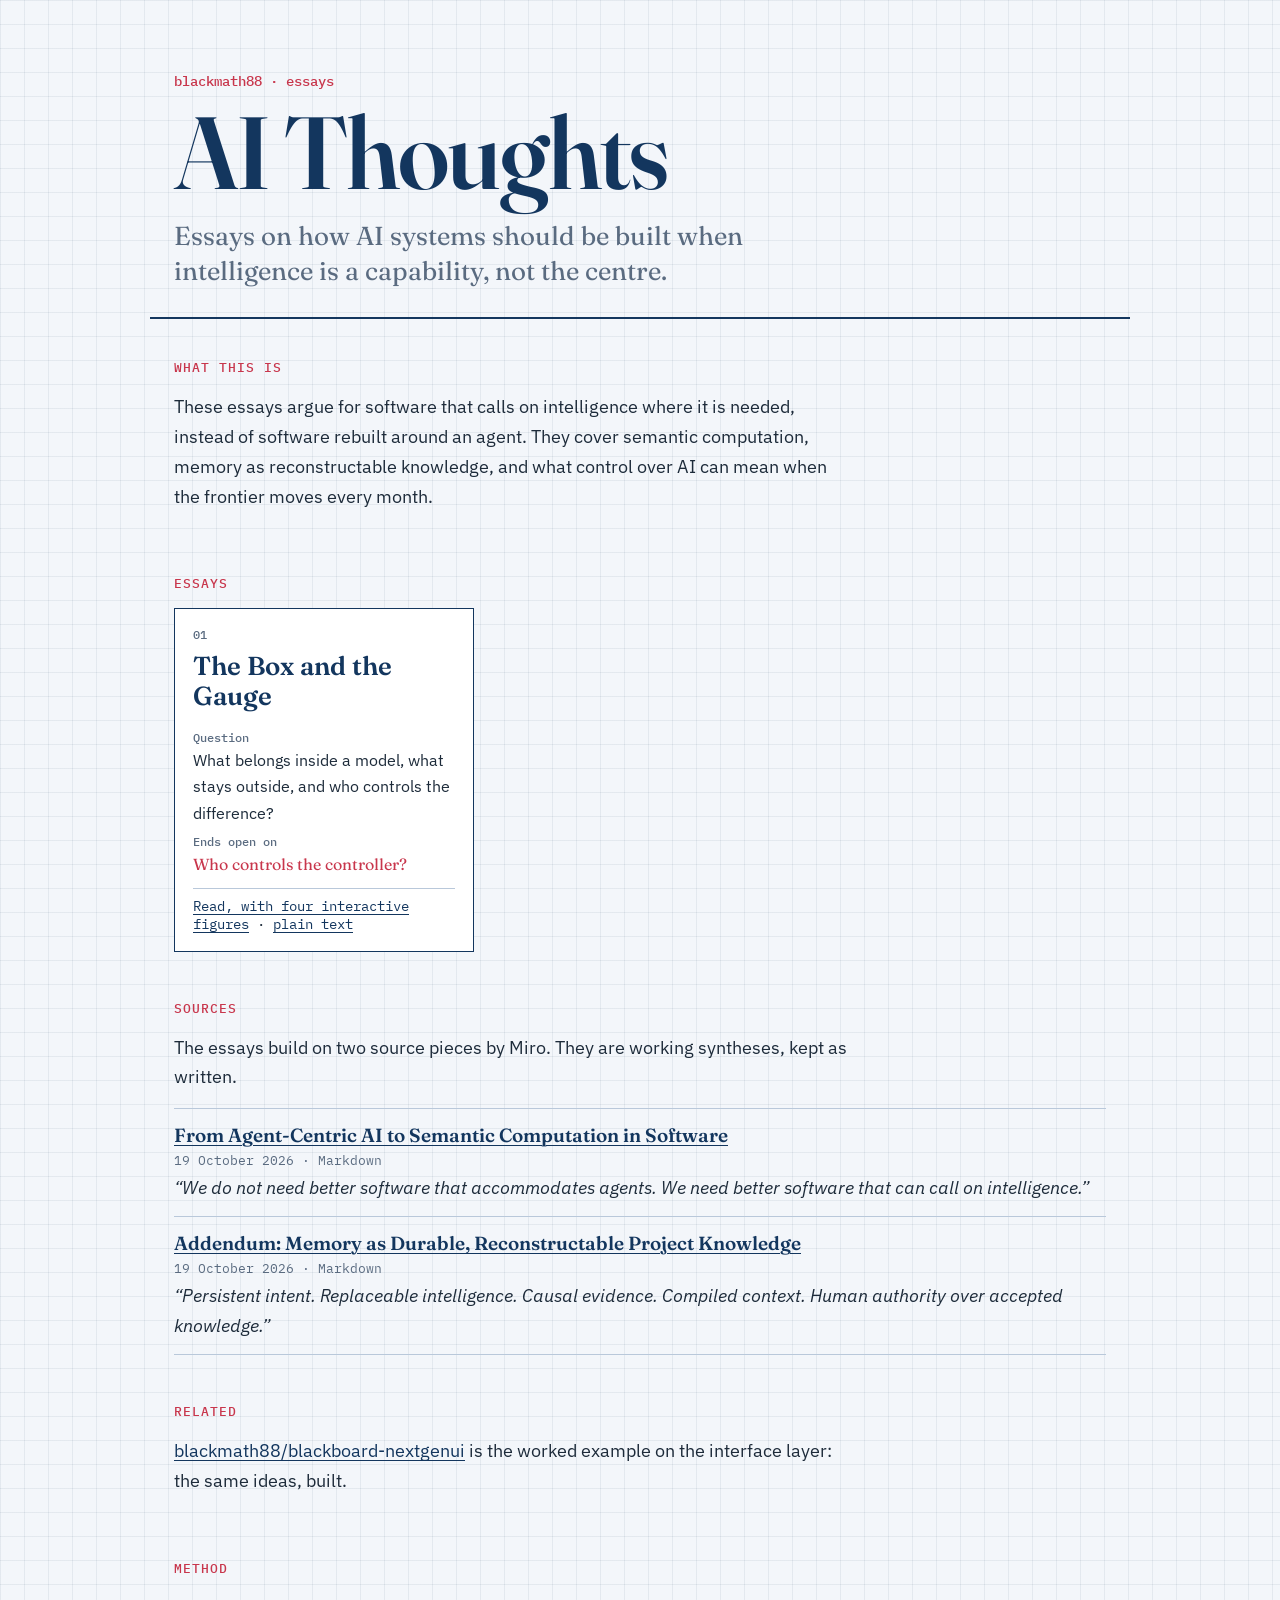
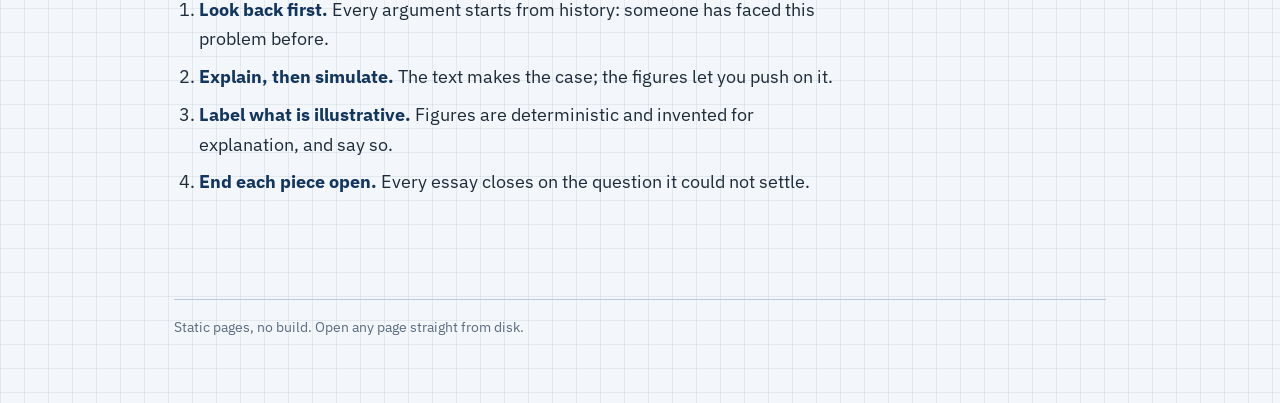
<file: index.html>
<!doctype html>
<html lang="en">
<head>
<meta charset="utf-8">
<meta name="viewport" content="width=device-width, initial-scale=1">
<title>AI Thoughts</title>
<meta name="description" content="Essays on how AI systems should be built when intelligence is a capability, not the centre.">
<link rel="preconnect" href="https://fonts.googleapis.com">
<link rel="preconnect" href="https://fonts.gstatic.com" crossorigin>
<link href="https://fonts.googleapis.com/css2?family=Fraunces:opsz,wght@9..144,400;9..144,600&family=IBM+Plex+Mono:wght@400;500&family=IBM+Plex+Sans:wght@400;500;600&display=swap" rel="stylesheet">
<style>
:root {
  color-scheme: light;
  --paper: #f3f6fa; --ink: #13365e; --text: #1d2b3a; --muted: #5a6b80; --line: #b9c8da; --faint: rgba(19, 54, 94, .07);
  --red: #c8364c; --sheet: #ffffff; --focus: #c8364c;
  --serif: "Fraunces", Georgia, serif;
  --sans: "IBM Plex Sans", "Helvetica Neue", Arial, sans-serif;
  --mono: "IBM Plex Mono", ui-monospace, Menlo, monospace;
}
@media (prefers-color-scheme: dark) {
  :root { color-scheme: dark; --paper: #0f2b4a; --ink: #e4eefa; --text: #dbe6f3; --muted: #9fb4cc; --line: #3a5f87; --faint: rgba(228, 238, 250, .06);
    --red: #ff8a7a; --sheet: #133457; --focus: #ff8a7a; }
}
* { box-sizing: border-box; }
html { -webkit-text-size-adjust: 100%; }
body {
  margin: 0; background-color: var(--paper); color: var(--text); font: 400 18px/1.65 var(--sans);
  background-image: linear-gradient(var(--faint) 1px, transparent 1px), linear-gradient(90deg, var(--faint) 1px, transparent 1px);
  background-size: 24px 24px;
}
a { color: var(--ink); text-decoration-thickness: 1px; text-underline-offset: 3px; }
a:hover { color: var(--red); }
:focus-visible { outline: 2px solid var(--focus); outline-offset: 3px; }
code { font: 400 .85em var(--mono); }
.skip { position: absolute; left: -9999px; }
.skip:focus { left: 16px; top: 16px; background: var(--sheet); padding: 6px 10px; z-index: 1; }

.hero { max-width: 980px; margin: 0 auto; padding: 72px 24px 28px; border-bottom: 2px solid var(--ink); }
.series { font: 500 14px var(--mono); color: var(--red); margin: 0 0 14px; }
h1 { font: 600 clamp(48px, 8vw, 104px)/.95 var(--serif); color: var(--ink); margin: 0; letter-spacing: -.02em; }
.dek { font: 400 clamp(20px, 2.4vw, 26px)/1.35 var(--serif); color: var(--muted); max-width: 40ch; margin: 18px 0 0; }

main { max-width: 980px; margin: 0 auto; padding: 0 24px 60px; }
main > section { padding: 40px 0 8px; }
h2 { font: 500 13px var(--mono); color: var(--red); text-transform: uppercase; letter-spacing: .08em; margin: 0 0 16px; }
p { margin: 0 0 16px; }
.lede { max-width: 680px; }

.cards { list-style: none; margin: 0; padding: 0; display: grid; grid-template-columns: repeat(auto-fill, minmax(min(100%, 300px), 1fr)); gap: 16px; }
.card { background: var(--sheet); border: 1.5px solid var(--ink); padding: 18px; display: flex; flex-direction: column; gap: 10px; }
.card .no { font: 500 12px var(--mono); color: var(--muted); margin: 0; }
.card h3 { font: 600 26px/1.15 var(--serif); color: var(--ink); margin: 0; }
.card h3 a { text-decoration: none; }
.card h3 a:hover { text-decoration: underline; }
.card dl { margin: 0; font-size: 16px; }
.card dt { font: 500 12px var(--mono); color: var(--muted); margin-top: 8px; }
.card dd { margin: 2px 0 0; }
.card dd.open { font-family: var(--serif); color: var(--red); }
.card .more { margin: auto 0 0; padding-top: 8px; border-top: 1px solid var(--line); font: 400 14px var(--mono); }

.sources { list-style: none; margin: 0; padding: 0; border-top: 1px solid var(--line); }
.sources li { padding: 14px 0; border-bottom: 1px solid var(--line); display: grid; grid-template-columns: minmax(0, 1fr); gap: 4px; }
.sources a { font: 600 19px/1.3 var(--serif); }
.sources .meta { font: 400 13px var(--mono); color: var(--muted); }
.sources q { font-style: italic; quotes: "“" "”"; }

.method { padding-left: 1.4em; max-width: 680px; }
.method li { margin-bottom: 8px; }
.method b { color: var(--ink); }

footer { max-width: 980px; margin: 0 auto; padding: 16px 24px 48px; font-size: 14px; color: var(--muted); }
footer p { border-top: 1px solid var(--line); padding-top: 16px; }

@media (max-width: 600px) {
  .hero { padding-top: 48px; }
}
@media (prefers-reduced-motion: reduce) {
  * { transition: none !important; animation: none !important; scroll-behavior: auto !important; }
}
</style>
</head>
<body>
<a class="skip" href="#main">Skip to content</a>
<header class="hero">
  <p class="series">blackmath88 · essays</p>
  <h1>AI Thoughts</h1>
  <p class="dek">Essays on how AI systems should be built when intelligence is a capability, not the centre.</p>
</header>

<main id="main">

<section aria-labelledby="h-what">
  <h2 id="h-what">What this is</h2>
  <p class="lede">These essays argue for software that calls on intelligence where it is needed, instead of software rebuilt around an agent. They cover semantic computation, memory as reconstructable knowledge, and what control over AI can mean when the frontier moves every month.</p>
</section>

<section aria-labelledby="h-essays">
  <h2 id="h-essays">Essays</h2>
  <ul class="cards">
    <li class="card">
      <p class="no">01</p>
      <h3><a href="essays/01-the-box-and-the-gauge/index.html">The Box and the Gauge</a></h3>
      <dl>
        <dt>Question</dt>
        <dd>What belongs inside a model, what stays outside, and who controls the difference?</dd>
        <dt>Ends open on</dt>
        <dd class="open">Who controls the controller?</dd>
      </dl>
      <p class="more"><a href="essays/01-the-box-and-the-gauge/index.html">Read, with four interactive figures</a> · <a href="essays/01-the-box-and-the-gauge/essay.md">plain text</a></p>
    </li>
  </ul>
</section>

<section aria-labelledby="h-sources">
  <h2 id="h-sources">Sources</h2>
  <p class="lede">The essays build on two source pieces by Miro. They are working syntheses, kept as written.</p>
  <ul class="sources">
    <li>
      <a href="sources/semantic-computation-not-agent-centrism.md">From Agent-Centric AI to Semantic Computation in Software</a>
      <span class="meta">19 October 2026 · Markdown</span>
      <span><q>We do not need better software that accommodates agents. We need better software that can call on intelligence.</q></span>
    </li>
    <li>
      <a href="sources/semantic-memory-repositories-and-causal-history-addendum.md">Addendum: Memory as Durable, Reconstructable Project Knowledge</a>
      <span class="meta">19 October 2026 · Markdown</span>
      <span><q>Persistent intent. Replaceable intelligence. Causal evidence. Compiled context. Human authority over accepted knowledge.</q></span>
    </li>
  </ul>
</section>

<section aria-labelledby="h-related">
  <h2 id="h-related">Related</h2>
  <p class="lede"><a href="https://github.com/blackmath88/blackboard-nextgenui">blackmath88/blackboard-nextgenui</a> is the worked example on the interface layer: the same ideas, built.</p>
</section>

<section aria-labelledby="h-method">
  <h2 id="h-method">Method</h2>
  <ol class="method">
    <li><b>Look back first.</b> Every argument starts from history: someone has faced this problem before.</li>
    <li><b>Explain, then simulate.</b> The text makes the case; the figures let you push on it.</li>
    <li><b>Label what is illustrative.</b> Figures are deterministic and invented for explanation, and say so.</li>
    <li><b>End each piece open.</b> Every essay closes on the question it could not settle.</li>
  </ol>
</section>

</main>

<footer>
  <p>Static pages, no build. Open any page straight from disk.</p>
</footer>
</body>
</html>
</file>
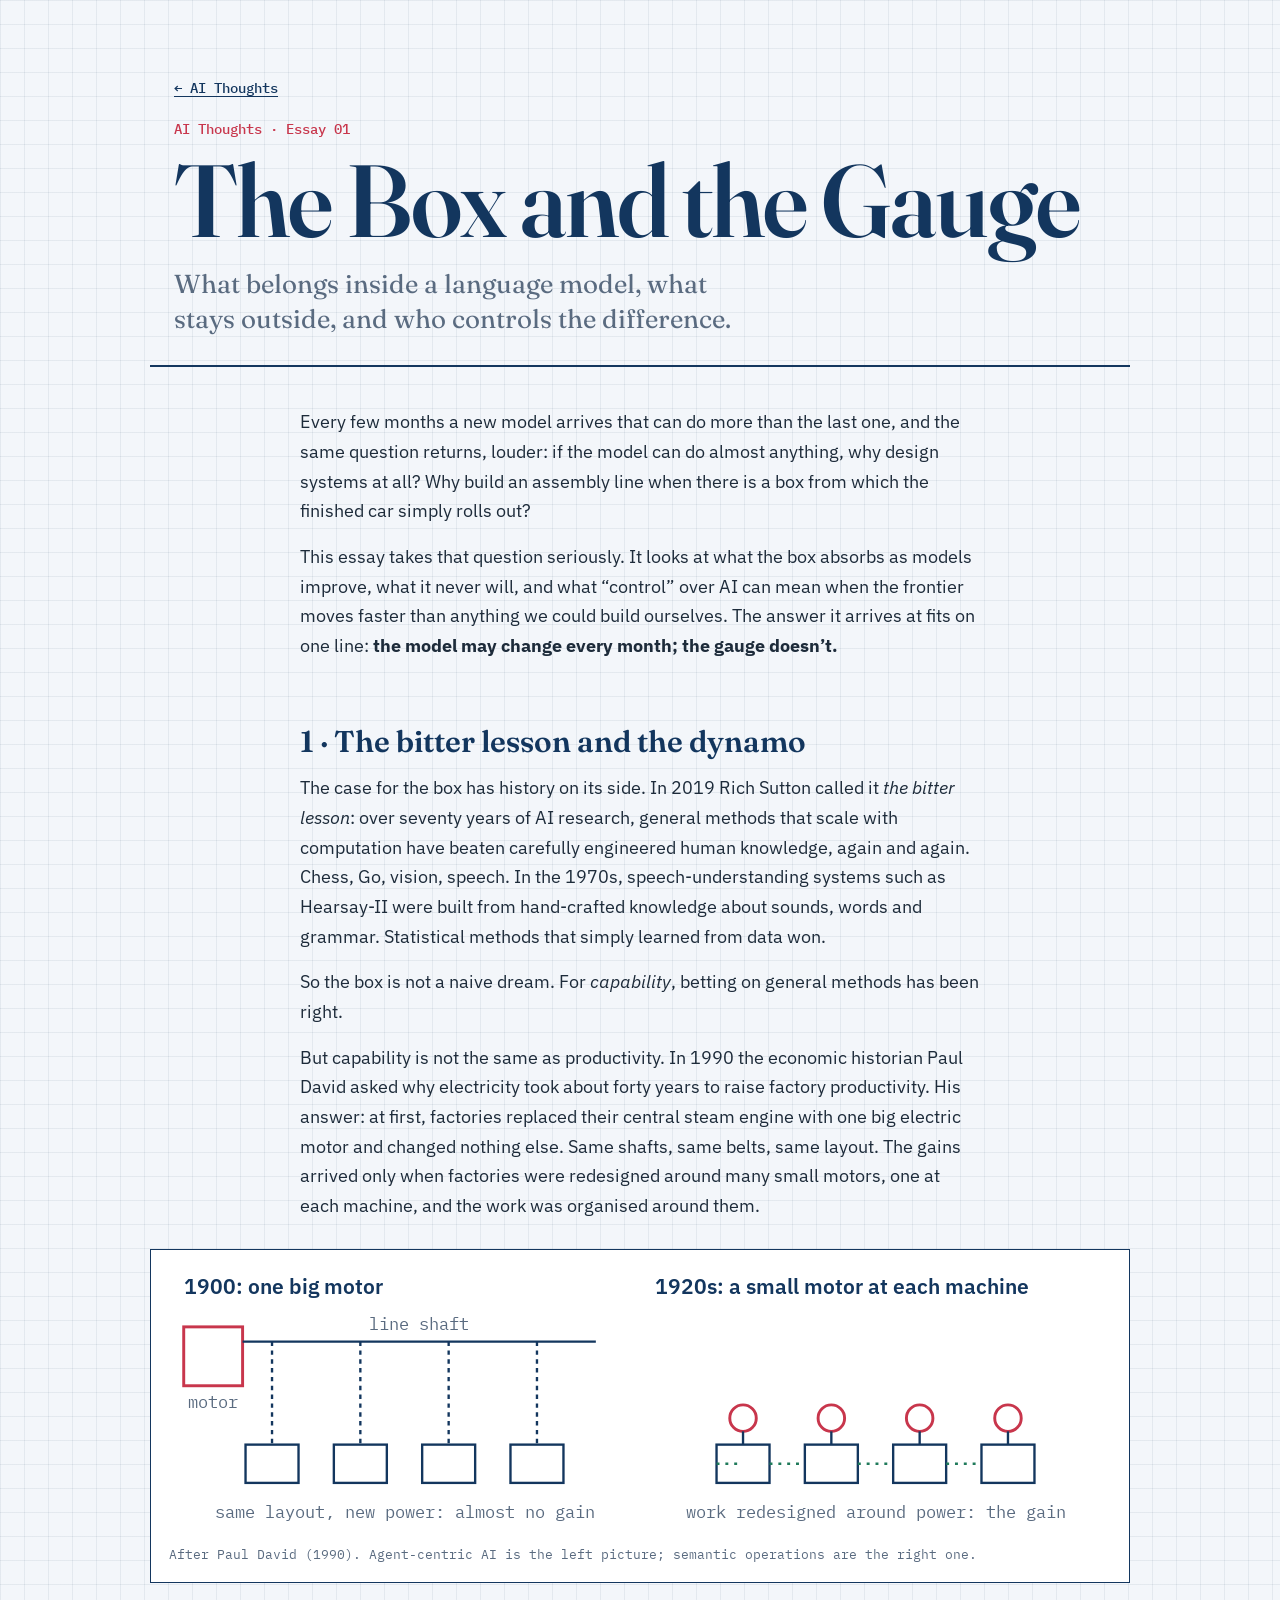
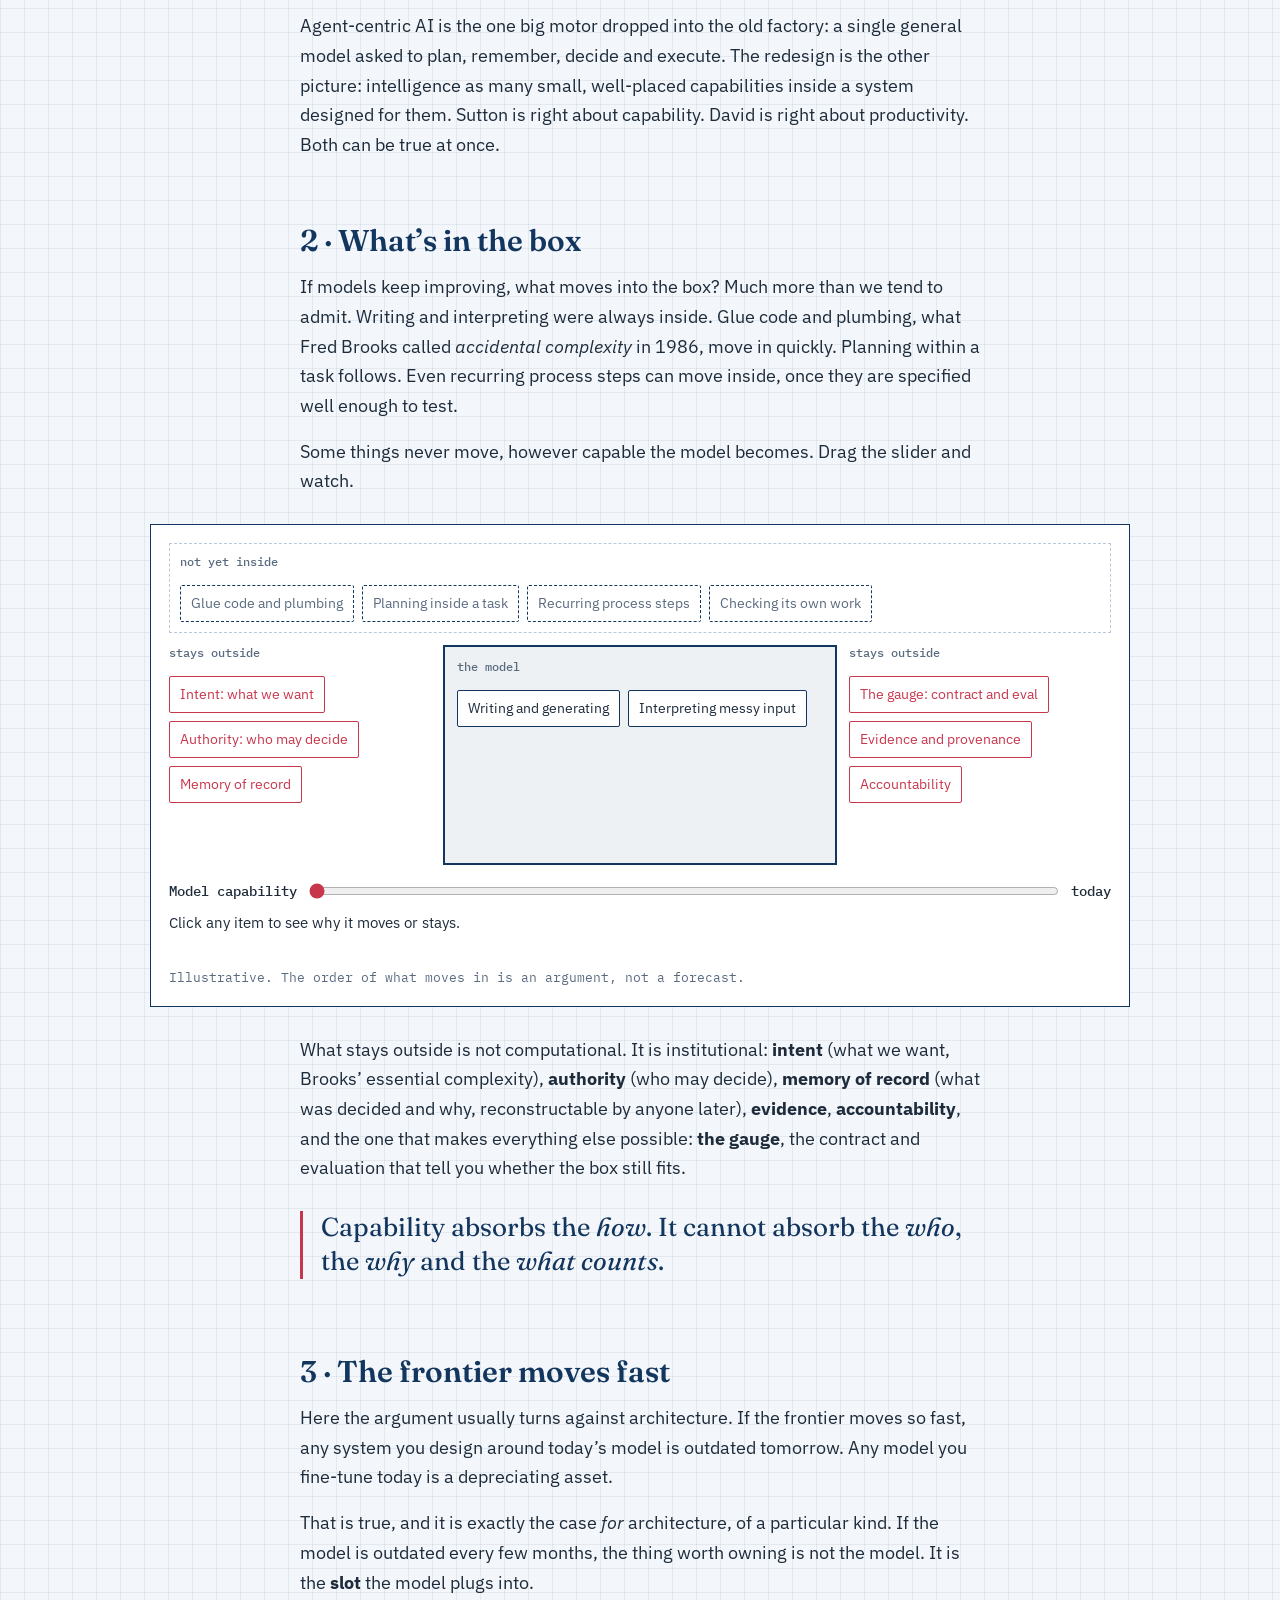
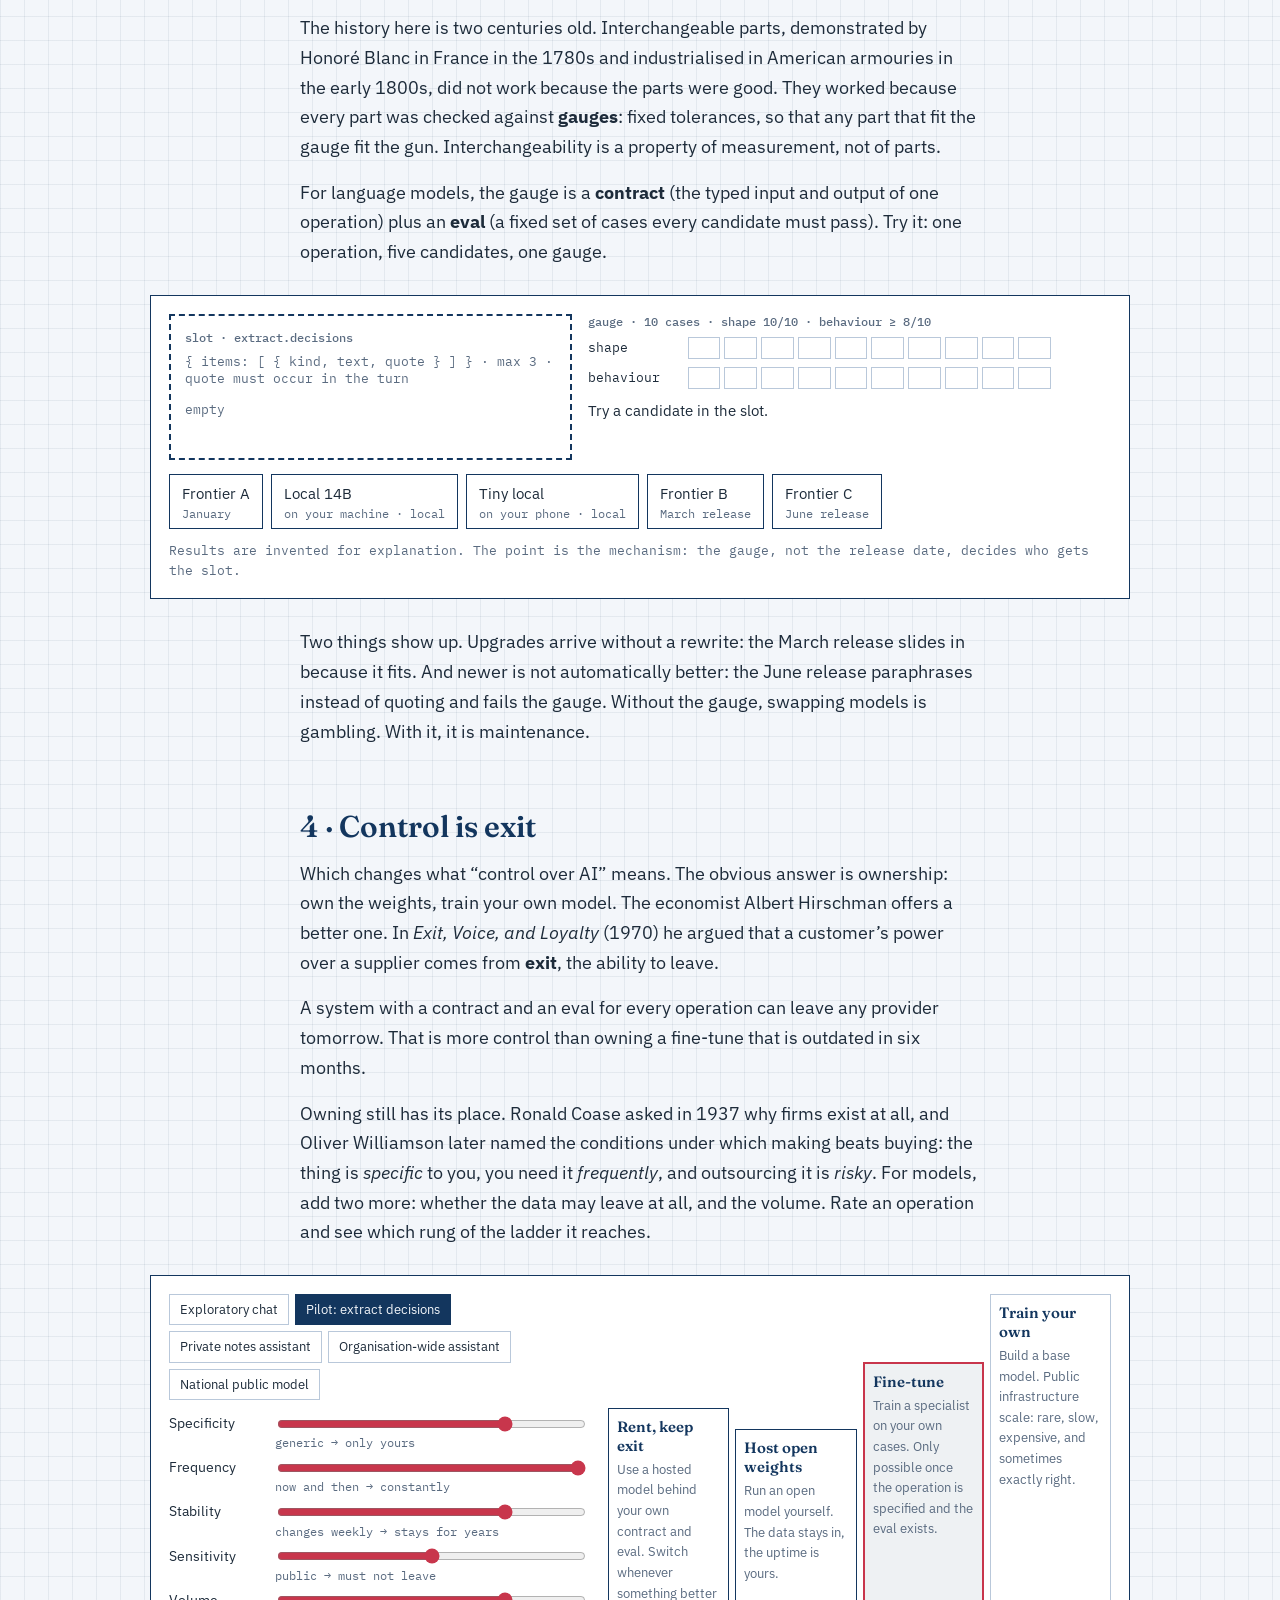
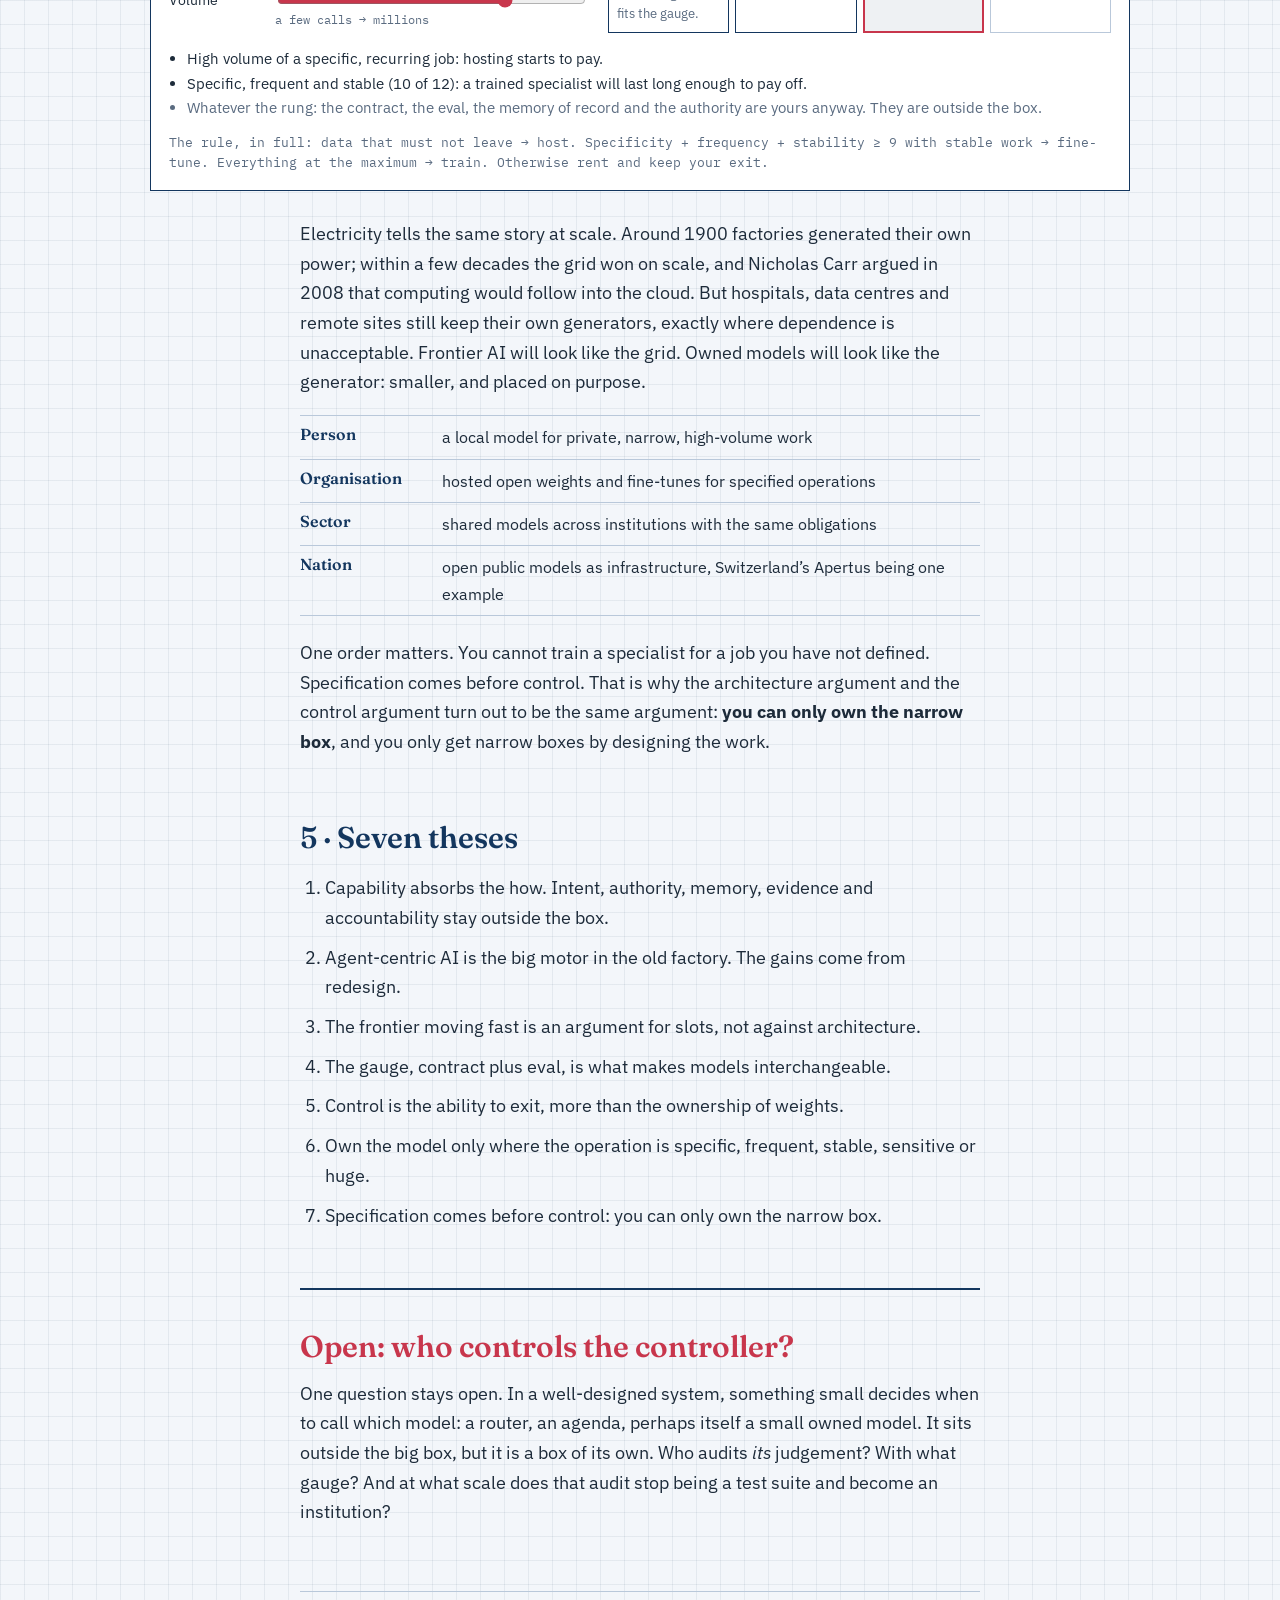
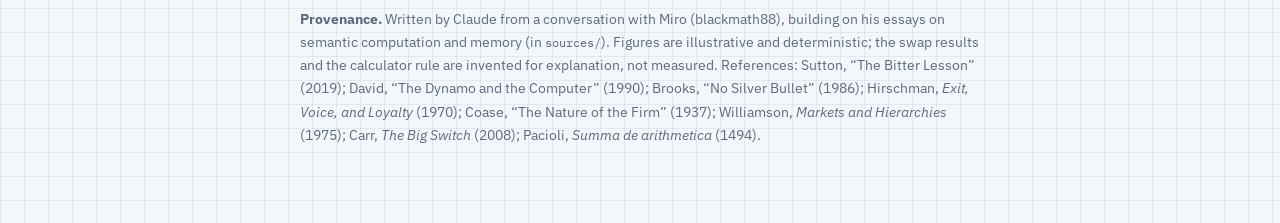
<file: essays/01-the-box-and-the-gauge/index.html>
<!doctype html>
<html lang="en">
<head>
<meta charset="utf-8">
<meta name="viewport" content="width=device-width, initial-scale=1">
<title>The Box and the Gauge</title>
<link rel="preconnect" href="https://fonts.googleapis.com">
<link rel="preconnect" href="https://fonts.gstatic.com" crossorigin>
<link href="https://fonts.googleapis.com/css2?family=Fraunces:opsz,wght@9..144,400;9..144,600&family=IBM+Plex+Mono:wght@400;500&family=IBM+Plex+Sans:wght@400;500;600&display=swap" rel="stylesheet">
<link rel="stylesheet" href="css/style.css">
</head>
<body>
<header class="hero">
  <nav aria-label="Site" style="margin-bottom: 18px;"><a href="../../index.html" style="font: 500 14px var(--mono); color: var(--ink); text-underline-offset: 3px;">← AI Thoughts</a></nav>
  <p class="series">AI Thoughts · Essay 01</p>
  <h1>The Box and the Gauge</h1>
  <p class="dek">What belongs inside a language model, what stays outside, and who controls the difference.</p>
</header>

<main class="essay">

<section>
<p>Every few months a new model arrives that can do more than the last one, and the same question returns, louder: if the model can do almost anything, why design systems at all? Why build an assembly line when there is a box from which the finished car simply rolls out?</p>
<p>This essay takes that question seriously. It looks at what the box absorbs as models improve, what it never will, and what “control” over AI can mean when the frontier moves faster than anything we could build ourselves. The answer it arrives at fits on one line: <strong>the model may change every month; the gauge doesn’t.</strong></p>
</section>

<section>
<h2>1 · The bitter lesson and the dynamo</h2>
<p>The case for the box has history on its side. In 2019 Rich Sutton called it <em>the bitter lesson</em>: over seventy years of AI research, general methods that scale with computation have beaten carefully engineered human knowledge, again and again. Chess, Go, vision, speech. In the 1970s, speech-understanding systems such as Hearsay-II were built from hand-crafted knowledge about sounds, words and grammar. Statistical methods that simply learned from data won.</p>
<p>So the box is not a naive dream. For <em>capability</em>, betting on general methods has been right.</p>
<p>But capability is not the same as productivity. In 1990 the economic historian Paul David asked why electricity took about forty years to raise factory productivity. His answer: at first, factories replaced their central steam engine with one big electric motor and changed nothing else. Same shafts, same belts, same layout. The gains arrived only when factories were redesigned around many small motors, one at each machine, and the work was organised around them.</p>
<figure class="fig" id="fig-dynamo" aria-label="Figure: one big motor versus small motors at each machine"></figure>
<p>Agent-centric AI is the one big motor dropped into the old factory: a single general model asked to plan, remember, decide and execute. The redesign is the other picture: intelligence as many small, well-placed capabilities inside a system designed for them. Sutton is right about capability. David is right about productivity. Both can be true at once.</p>
</section>

<section>
<h2>2 · What’s in the box</h2>
<p>If models keep improving, what moves into the box? Much more than we tend to admit. Writing and interpreting were always inside. Glue code and plumbing, what Fred Brooks called <em>accidental complexity</em> in 1986, move in quickly. Planning within a task follows. Even recurring process steps can move inside, once they are specified well enough to test.</p>
<p>Some things never move, however capable the model becomes. Drag the slider and watch.</p>
<figure class="fig" id="fig-box" aria-label="Figure: what moves into the box as models improve"></figure>
<p>What stays outside is not computational. It is institutional: <strong>intent</strong> (what we want, Brooks’ essential complexity), <strong>authority</strong> (who may decide), <strong>memory of record</strong> (what was decided and why, reconstructable by anyone later), <strong>evidence</strong>, <strong>accountability</strong>, and the one that makes everything else possible: <strong>the gauge</strong>, the contract and evaluation that tell you whether the box still fits.</p>
<p class="pull">Capability absorbs the <em>how</em>. It cannot absorb the <em>who</em>, the <em>why</em> and the <em>what counts</em>.</p>
</section>

<section>
<h2>3 · The frontier moves fast</h2>
<p>Here the argument usually turns against architecture. If the frontier moves so fast, any system you design around today’s model is outdated tomorrow. Any model you fine-tune today is a depreciating asset.</p>
<p>That is true, and it is exactly the case <em>for</em> architecture, of a particular kind. If the model is outdated every few months, the thing worth owning is not the model. It is the <strong>slot</strong> the model plugs into.</p>
<p>The history here is two centuries old. Interchangeable parts, demonstrated by Honoré Blanc in France in the 1780s and industrialised in American armouries in the early 1800s, did not work because the parts were good. They worked because every part was checked against <strong>gauges</strong>: fixed tolerances, so that any part that fit the gauge fit the gun. Interchangeability is a property of measurement, not of parts.</p>
<p>For language models, the gauge is a <strong>contract</strong> (the typed input and output of one operation) plus an <strong>eval</strong> (a fixed set of cases every candidate must pass). Try it: one operation, five candidates, one gauge.</p>
<figure class="fig" id="fig-swap" aria-label="Figure: swapping models in and out of one slot, judged by a gauge"></figure>
<p>Two things show up. Upgrades arrive without a rewrite: the March release slides in because it fits. And newer is not automatically better: the June release paraphrases instead of quoting and fails the gauge. Without the gauge, swapping models is gambling. With it, it is maintenance.</p>
</section>

<section>
<h2>4 · Control is exit</h2>
<p>Which changes what “control over AI” means. The obvious answer is ownership: own the weights, train your own model. The economist Albert Hirschman offers a better one. In <em>Exit, Voice, and Loyalty</em> (1970) he argued that a customer’s power over a supplier comes from <strong>exit</strong>, the ability to leave.</p>
<p>A system with a contract and an eval for every operation can leave any provider tomorrow. That is more control than owning a fine-tune that is outdated in six months.</p>
<p>Owning still has its place. Ronald Coase asked in 1937 why firms exist at all, and Oliver Williamson later named the conditions under which making beats buying: the thing is <em>specific</em> to you, you need it <em>frequently</em>, and outsourcing it is <em>risky</em>. For models, add two more: whether the data may leave at all, and the volume. Rate an operation and see which rung of the ladder it reaches.</p>
<figure class="fig" id="fig-ladder" aria-label="Figure: control ladder with a make-or-buy calculator"></figure>
<p>Electricity tells the same story at scale. Around 1900 factories generated their own power; within a few decades the grid won on scale, and Nicholas Carr argued in 2008 that computing would follow into the cloud. But hospitals, data centres and remote sites still keep their own generators, exactly where dependence is unacceptable. Frontier AI will look like the grid. Owned models will look like the generator: smaller, and placed on purpose.</p>
<div class="scale" role="table" aria-label="Scale of control">
  <div role="row"><span role="rowheader">Person</span><span role="cell">a local model for private, narrow, high-volume work</span></div>
  <div role="row"><span role="rowheader">Organisation</span><span role="cell">hosted open weights and fine-tunes for specified operations</span></div>
  <div role="row"><span role="rowheader">Sector</span><span role="cell">shared models across institutions with the same obligations</span></div>
  <div role="row"><span role="rowheader">Nation</span><span role="cell">open public models as infrastructure, Switzerland’s Apertus being one example</span></div>
</div>
<p>One order matters. You cannot train a specialist for a job you have not defined. Specification comes before control. That is why the architecture argument and the control argument turn out to be the same argument: <strong>you can only own the narrow box</strong>, and you only get narrow boxes by designing the work.</p>
</section>

<section>
<h2>5 · Seven theses</h2>
<ol class="theses">
  <li>Capability absorbs the how. Intent, authority, memory, evidence and accountability stay outside the box.</li>
  <li>Agent-centric AI is the big motor in the old factory. The gains come from redesign.</li>
  <li>The frontier moving fast is an argument for slots, not against architecture.</li>
  <li>The gauge, contract plus eval, is what makes models interchangeable.</li>
  <li>Control is the ability to exit, more than the ownership of weights.</li>
  <li>Own the model only where the operation is specific, frequent, stable, sensitive or huge.</li>
  <li>Specification comes before control: you can only own the narrow box.</li>
</ol>
</section>

<section class="open">
<h2>Open: who controls the controller?</h2>
<p>One question stays open. In a well-designed system, something small decides when to call which model: a router, an agenda, perhaps itself a small owned model. It sits outside the big box, but it is a box of its own. Who audits <em>its</em> judgement? With what gauge? And at what scale does that audit stop being a test suite and become an institution?</p>
</section>

<footer class="prov">
<p><strong>Provenance.</strong> Written by Claude from a conversation with Miro (blackmath88), building on his essays on semantic computation and memory (in <code>sources/</code>). Figures are illustrative and deterministic; the swap results and the calculator rule are invented for explanation, not measured. References: Sutton, “The Bitter Lesson” (2019); David, “The Dynamo and the Computer” (1990); Brooks, “No Silver Bullet” (1986); Hirschman, <em>Exit, Voice, and Loyalty</em> (1970); Coase, “The Nature of the Firm” (1937); Williamson, <em>Markets and Hierarchies</em> (1975); Carr, <em>The Big Switch</em> (2008); Pacioli, <em>Summa de arithmetica</em> (1494).</p>
</footer>
</main>

<script src="js/data.js"></script>
<script src="js/figures.js"></script>
</body>
</html>
</file>
<file: essays/01-the-box-and-the-gauge/css/style.css>
:root {
  color-scheme: light;
  --paper: #f3f6fa; --ink: #13365e; --text: #1d2b3a; --muted: #5a6b80; --line: #b9c8da; --faint: rgba(19, 54, 94, .07);
  --red: #c8364c; --ok: #1f7a5a; --sheet: #ffffff; --focus: #c8364c;
  --serif: "Fraunces", Georgia, serif;
  --sans: "IBM Plex Sans", "Helvetica Neue", Arial, sans-serif;
  --mono: "IBM Plex Mono", ui-monospace, Menlo, monospace;
}
@media (prefers-color-scheme: dark) {
  :root { color-scheme: dark; --paper: #0f2b4a; --ink: #e4eefa; --text: #dbe6f3; --muted: #9fb4cc; --line: #3a5f87; --faint: rgba(228, 238, 250, .06);
    --red: #ff8a7a; --ok: #7fd6b0; --sheet: #133457; --focus: #ff8a7a; }
}
* { box-sizing: border-box; }
html { -webkit-text-size-adjust: 100%; }
body {
  margin: 0; background-color: var(--paper); color: var(--text); font: 400 18px/1.65 var(--sans);
  background-image: linear-gradient(var(--faint) 1px, transparent 1px), linear-gradient(90deg, var(--faint) 1px, transparent 1px);
  background-size: 24px 24px;
}
button, input { font: inherit; color: inherit; }
:focus-visible { outline: 2px solid var(--focus); outline-offset: 2px; }
code { font: 400 .85em var(--mono); }

.hero { max-width: 980px; margin: 0 auto; padding: 72px 24px 28px; border-bottom: 2px solid var(--ink); }
.series { font: 500 14px var(--mono); color: var(--red); margin: 0 0 14px; }
h1 { font: 600 clamp(48px, 8vw, 104px)/.95 var(--serif); color: var(--ink); margin: 0; letter-spacing: -.02em; }
.dek { font: 400 clamp(20px, 2.4vw, 26px)/1.35 var(--serif); color: var(--muted); max-width: 34ch; margin: 18px 0 0; }

.essay { max-width: 980px; margin: 0 auto; padding: 0 24px 60px; }
.essay section { max-width: 680px; margin: 0 auto; padding: 40px 0 8px; }
.essay h2 { font: 600 30px/1.15 var(--serif); color: var(--ink); margin: 0 0 14px; }
.essay p { margin: 0 0 16px; }
.pull { font: 400 26px/1.3 var(--serif); color: var(--ink); border-left: 3px solid var(--red); padding-left: 18px; margin: 28px 0 !important; }
.theses { padding-left: 1.4em; } .theses li { margin-bottom: 10px; }
.open { border-top: 2px solid var(--ink); margin-top: 32px !important; }
.open h2 { color: var(--red); }
.prov { max-width: 680px; margin: 40px auto 0; font-size: 14px; color: var(--muted); border-top: 1px solid var(--line); padding-top: 16px; }

/* Figures break out of the text column */
.fig { margin: 28px calc(50% - min(490px, 50vw - 24px)); background: var(--sheet); border: 1.5px solid var(--ink); padding: 18px; font-size: 15px; }
.fig figcaption { font: 400 13px/1.5 var(--mono); color: var(--muted); margin-top: 12px; }
.zl { display: block; font: 500 12px var(--mono); color: var(--muted); margin-bottom: 8px; width: 100%; }
.fig svg { width: 100%; height: auto; display: block; }
.fig svg line, .fig svg rect, .fig svg circle, .fig svg path { stroke: var(--ink); stroke-width: 1.6; fill: none; }
.fig svg .hl { stroke: var(--red); stroke-width: 2; }
.fig svg .belt { stroke-dasharray: 3 3; }
.fig svg .flow { stroke: var(--ok); stroke-dasharray: 2 4; }
.fig svg text { fill: var(--ink); font: 13px var(--mono); }
.fig svg .lbl { font: 600 14px var(--sans); }
.fig svg .sm { font-size: 11.5px; fill: var(--muted); }

/* Box */
.boxfig { display: grid; grid-template-columns: 1fr 1.5fr 1fr; grid-template-areas: "wait wait wait" "outl box outr"; gap: 12px; }
.zone { display: flex; flex-wrap: wrap; gap: 8px; align-content: flex-start; }
.waiting { grid-area: wait; border: 1px dashed var(--line); padding: 10px; min-height: 64px; }
.outl { grid-area: outl; } .outr { grid-area: outr; }
.thebox { grid-area: box; border: 2px solid var(--ink); padding: 12px; min-height: 220px; background: var(--faint); }
.chip { border: 1.5px solid var(--ink); background: var(--sheet); padding: 6px 10px; cursor: pointer; font-size: 14px; text-align: left; border-radius: 2px; }
.chip.never { border-color: var(--red); color: var(--red); }
.chip.wait { border-style: dashed; color: var(--muted); }
.chip.picked { box-shadow: 0 0 0 3px var(--focus); }
.empty { font-size: 13px; color: var(--muted); }
.slider { display: flex; flex-wrap: wrap; gap: 10px; align-items: center; margin-top: 16px; font: 500 14px var(--mono); }
.slider input { flex: 1 1 220px; accent-color: var(--red); }
.note { margin: 10px 0 0 !important; min-height: 3em; }
::view-transition-group(*) { animation-duration: 500ms; animation-timing-function: cubic-bezier(.2, .8, .2, 1); }
@media (prefers-reduced-motion: reduce) { ::view-transition-group(*), ::view-transition-old(*), ::view-transition-new(*) { animation: none !important; } }

/* Swap */
.swapfig { display: grid; grid-template-columns: minmax(0, 1fr) minmax(0, 1.3fr); gap: 16px; }
.slot { border: 2px dashed var(--ink); padding: 14px; }
.slot.filled { border-style: solid; }
.slot code { display: block; color: var(--muted); margin-bottom: 14px; white-space: normal; }
.holder { font: 600 22px var(--serif); color: var(--ink); }
.holder small { display: block; font: 400 13px var(--mono); color: var(--muted); }
.gauge .row { display: grid; grid-template-columns: 90px 1fr 50px; align-items: center; gap: 10px; margin-bottom: 8px; font: 13px var(--mono); }
.cells { display: grid; grid-template-columns: repeat(10, 1fr); gap: 4px; }
.cells i { height: 22px; border: 1.5px solid var(--line); }
.cells i.ok { background: var(--ok); border-color: var(--ok); }
.cells i.no { background: var(--red); border-color: var(--red); }
.verdict { margin-top: 10px !important; min-height: 3em; }
.cands { display: flex; flex-wrap: wrap; gap: 8px; margin-top: 14px; }
.cand { border: 1.5px solid var(--ink); background: transparent; padding: 7px 12px; cursor: pointer; text-align: left; }
.cand small { display: block; font: 12px var(--mono); color: var(--muted); }
.cand:disabled { opacity: .4; cursor: default; }
.hist { margin: 12px 0 0; padding-left: 1.2em; font-size: 13.5px; color: var(--muted); }

/* Ladder */
.ladfig { display: grid; grid-template-columns: minmax(0, 1fr) minmax(0, 1.2fr); gap: 20px; }
.presets { display: flex; flex-wrap: wrap; gap: 6px; margin-bottom: 12px; }
.presets button { border: 1px solid var(--line); background: transparent; padding: 4px 10px; font-size: 13px; cursor: pointer; }
.presets button[aria-pressed="true"] { border-color: var(--ink); background: var(--ink); color: var(--paper); }
.dim { display: grid; grid-template-columns: 96px 1fr; gap: 0 10px; align-items: center; margin-bottom: 6px; font-size: 14px; }
.dim input { accent-color: var(--red); }
.dim small { grid-column: 2; font: 11.5px var(--mono); color: var(--muted); }
.stairs { display: grid; grid-template-columns: repeat(4, 1fr); align-items: end; gap: 6px; min-height: 260px; }
.rung { height: auto; min-height: max(175px, var(--h)); border: 1.5px solid var(--line); padding: 8px; font-size: 12.5px; display: flex; flex-direction: column; gap: 4px; overflow: visible; }
.rung b { font: 600 15px var(--serif); color: var(--ink); }
.rung span { color: var(--muted); }
.rung.below { border-color: var(--ink); }
.rung.on { border: 2.5px solid var(--red); background: var(--faint); }
.why { margin: 14px 0 0; padding-left: 1.2em; font-size: 15px; }
.why .always { color: var(--muted); }
.scale { margin: 18px 0 22px; border-top: 1px solid var(--line); }
.scale div { display: grid; grid-template-columns: 130px 1fr; gap: 12px; padding: 8px 0; border-bottom: 1px solid var(--line); font-size: 16px; }
.scale span:first-child { font: 600 16px var(--serif); color: var(--ink); }

@media (max-width: 760px) {
  .fig { margin-left: 0; margin-right: 0; }
  .boxfig { grid-template-columns: 1fr; grid-template-areas: "wait" "box" "outl" "outr"; }
  .swapfig, .ladfig { grid-template-columns: minmax(0, 1fr); }
  .stairs { grid-template-columns: repeat(2, 1fr); min-height: 0; }
  .rung { height: auto; }
}
</file>
